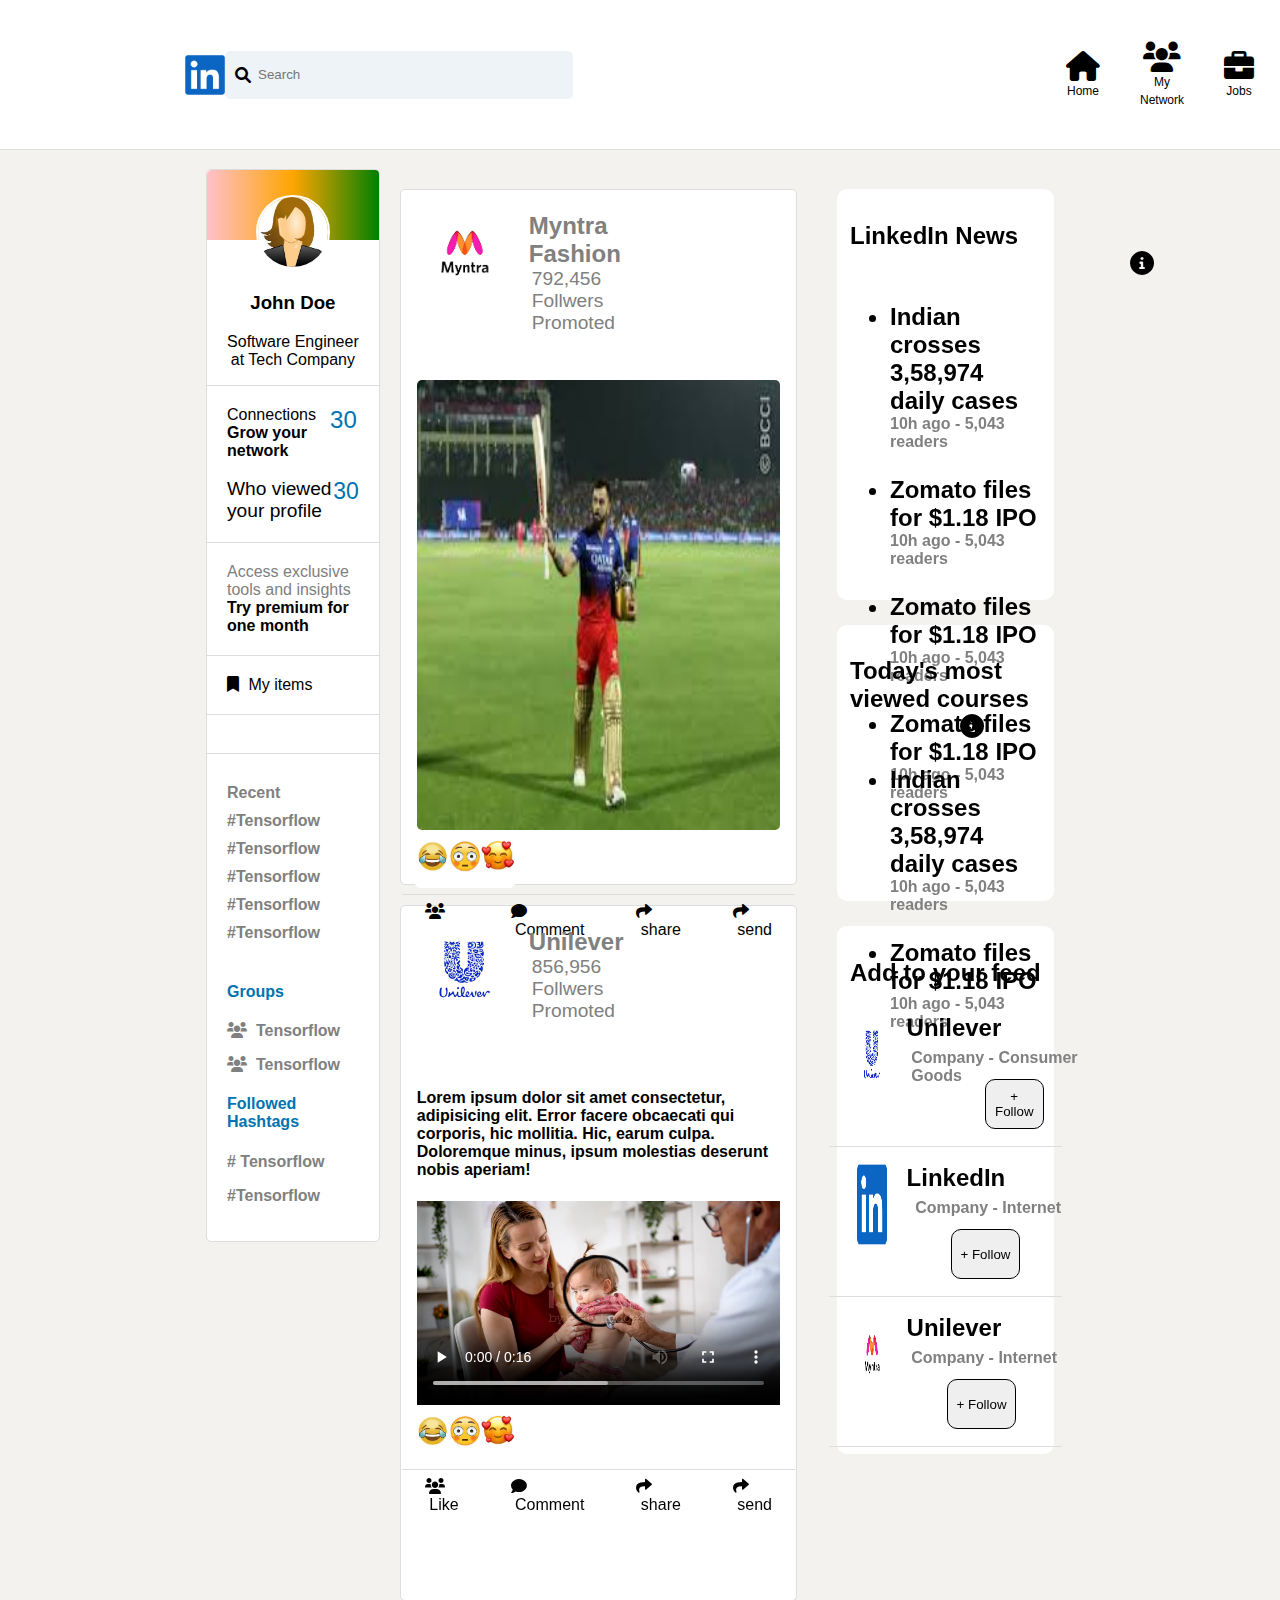
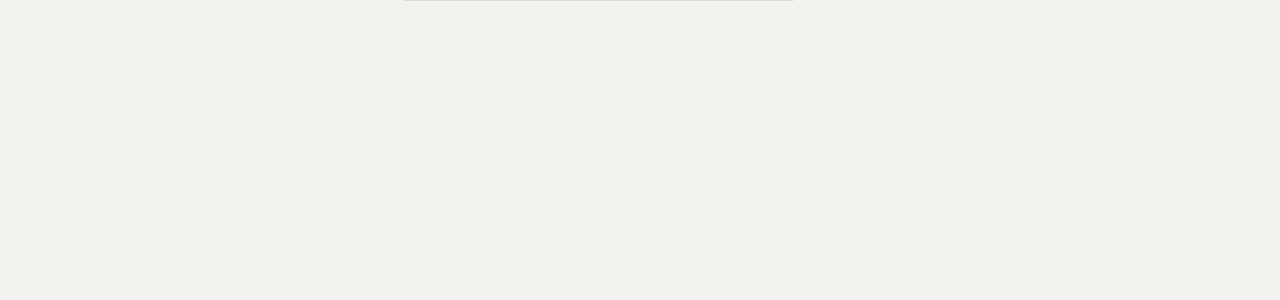
<file: Linkedwebsite/index.html>
<!DOCTYPE html>
<html lang="en">
<head>
    <meta charset="UTF-8">
    <meta name="viewport" content="width=device-width, initial-scale=1.0">
    <title>LinkedIn Static Page</title>
    <link rel="stylesheet" href="style.css">
    <link rel="stylesheet" href="https://cdnjs.cloudflare.com/ajax/libs/font-awesome/6.0.0-beta3/css/all.min.css">
</head>
<body>
    <nav>
        <img src="linkedicon.png" alt="LinkedIn Logo" class="logo">
        <div class="search-bar">
            <i class="fas fa-search"></i>
            <input type="search" placeholder="Search">
        </div>
        <div class="nav-icons">
            <div class="icon-item">
                <i class="fas fa-home"></i>
                <span>Home</span>
            </div>
            <div class="icon-item">
                <i class="fas fa-users"></i>
                <span>My Network</span>
            </div>
            <div class="icon-item">
                <i class="fas fa-briefcase"></i>
                <span>Jobs</span>
            </div>
            <div class="icon-item">
                <i class="fas fa-comments"></i>
                <span>Messaging</span>
            </div>
            <div class="icon-item">
                <i class="fas fa-bell"></i>
                <span>Notifications</span>
            </div>
            <div class="icon-item">
                <i class="fas fa-user"></i>
                <span>Me</span>
            </div>
           
           
        </div>
        <div class="premium">
            <img src="userpic.jpg" alt="LinkedIn Logo" class="logo">
            <h4>Try premium For 1 Month</h4>
        </div>
    </nav>
    <div class="container">
        <div class="left-panel">
            <div class="profile-section">
                <div class="cover-photo"></div>
                <img src="userpic.jpg" alt="Profile Picture" class="profile-pic">
                <h3>John Doe</h3>
                <p>Software Engineer at Tech Company</p>
                <div class="horizontal-line"></div>
                <div class="connections">
                    <span>Connections</span><br>
                    <b>Grow your network</b> <br>
                    <div class="number">30</div> <br>
                    <div class="view">Who viewed your profile <span class="view-count">30</span></div>
                </div>
                <div class="horizontal-line"></div>
                <div class="access">
                    <span>Access exclusive tools and insights</span><br>
                    <b>Try premium for one month</b>
                </div>
                <div class="horizontal-line"></div>
                <div class="saved">
                    <i class="fas fa-bookmark save-icon"></i>
                    My items
                </div>
                <div class="horizontal-line"></div>
            </div><br>
            <div class="horizontal-line"></div>
            <div class="recent">
                <h4>Recent</h4>
                <p>#Tensorflow</p>
                <p>#Tensorflow</p>
                <p>#Tensorflow</p>
                <p>#Tensorflow</p>
                <p>#Tensorflow</p>
            </div>
            <div class="groups">
                <h4>Groups</h4>
               <p> <i class="fas fa-users"></i> &nbsp;Tensorflow</p>
               <p> <i class="fas fa-users"></i> &nbsp;Tensorflow</p>
               <h4>Followed Hashtags</h4>
               <p># Tensorflow</p>
               <p>#Tensorflow</p>
             
            </div>
        </div>
        <div class="middle-panel">
            <div class="feed-section">
                <div class="post">
                   <div class="sponser">
                    <img src="myntra.png" id="icon" alt="Post Image">
                    <h3>Myntra Fashion</h3>
                    <p>792,456 Follwers <br> Promoted</p>
                   </div>
                   <br><br><br><br><br><br>
                    <img src="virat.jpeg" alt="Post Image">
                    <div class="image-icon">
                        <p class="img-i"> <img src="icon-image.jpeg"  alt=""></p>
                      
                    </div>
                    <div class="hl-post"></div>
                    <div class="posticon">
                        <p> <i class="fas fa-users"></i> &nbsp;Like</p>
                    <p> <i class="fas fa-comment"></i> &nbsp;Comment</p>
                    <p> <i class="fas fa-share"></i> &nbsp;share</p>
                    <p> <i class="fas fa-share"></i> &nbsp;send</p>
                    </div>
                    
                </div>
                <div class="post">
                    <div class="sponser">
                     <img src="unilever.png" id="icon" alt="Post Image">
                     <h3>Unilever</h3>
                     <p>856,956 Follwers <br> Promoted</p>
                    </div>
                    <br><br><br><br><br><br>
                    <h4>Lorem ipsum dolor sit amet consectetur, adipisicing elit. Error facere obcaecati qui corporis, hic mollitia. Hic, earum culpa. Doloremque minus, ipsum molestias deserunt nobis aperiam!</h4>
                    <video controls>
                        <source src="istockphoto-1548622057-640_adpp_is.mp4" type="video/mp4" >
                    </video>
                     <div class="image-icon">
                         <p class="img-i"> <img src="icon-image.jpeg"  alt=""></p>
                       
                     </div>
                     <div class="hl-post"></div>
                     <div class="posticon">
                         <p> <i class="fas fa-users"></i> &nbsp;Like</p>
                     <p> <i class="fas fa-comment"></i> &nbsp;Comment</p>
                     <p> <i class="fas fa-share"></i> &nbsp;share</p>
                     <p> <i class="fas fa-share"></i> &nbsp;send</p>
                     </div>
                     
                 </div>
            </div>
        </div>
        
                <div class="right-panel">
                    <div class="ads-section">    
                             <div class="first">
                                <h2>LinkedIn News    <i class="fas fa-info-circle info"></i></h2> 
                               
                              <ul>
                                <li>Indian crosses 3,58,974 daily cases</li>
                                <span>10h ago - 5,043 readers</span>
                                <li>Zomato files for $1.18 IPO</li>
                                <span>10h ago - 5,043 readers</span>
                                <li>Zomato files for $1.18 IPO</li>
                                <span>10h ago - 5,043 readers</span>
                                <li>Zomato files for $1.18 IPO</li>
                                <span>10h ago - 5,043 readers</span>
                
                              </ul>
                             </div>
                    </div>
                    <div class="ads-section1">    
                        <div class="second">
                            <h2>Today's most viewed courses   <i class="fas fa-info-circle info1"></i></h2> 
                              
                              <ul>
                                <li>Indian crosses 3,58,974 daily cases</li>
                                <span>10h ago - 5,043 readers</span>
                                <li>Zomato files for $1.18 IPO</li>
                                <span>10h ago - 5,043 readers</span>
                                </ul>
                         </div>
                    </div>
                    <div class="ads-section2">    
                        <div class="third">
                           <h2>Add to your feed</h2>
                           <div class="feed">                           <img src="unilever.png" alt="" class="logo">
                            <h2>Unilever</h2>
                            <span>Company - Consumer Goods</span>
                            <button>+ Follow</button>
                          </div>
                          <div class=" horizontal-line"></div></div>
                            <div class="feed">                           <img src="linkedicon.png" alt="" class="logo">
                             <h2>LinkedIn</h2>
                             <span>Company - Internet</span>
                             <button>+ Follow</button>
                           </div>
                           <div class=" horizontal-line"></div>
                            <div class="feed">                           <img src="myntra.png" alt="" class="logo">
                            <h2>Unilever</h2>
                            <span>Company - Internet</span>
                            <button>+ Follow</button>
                          </div>
                          <div class=" horizontal-line"></div></div>
                           
                        
                </div>
        </div>
        
        </div>
    </div>

</body>
</html>
</file>
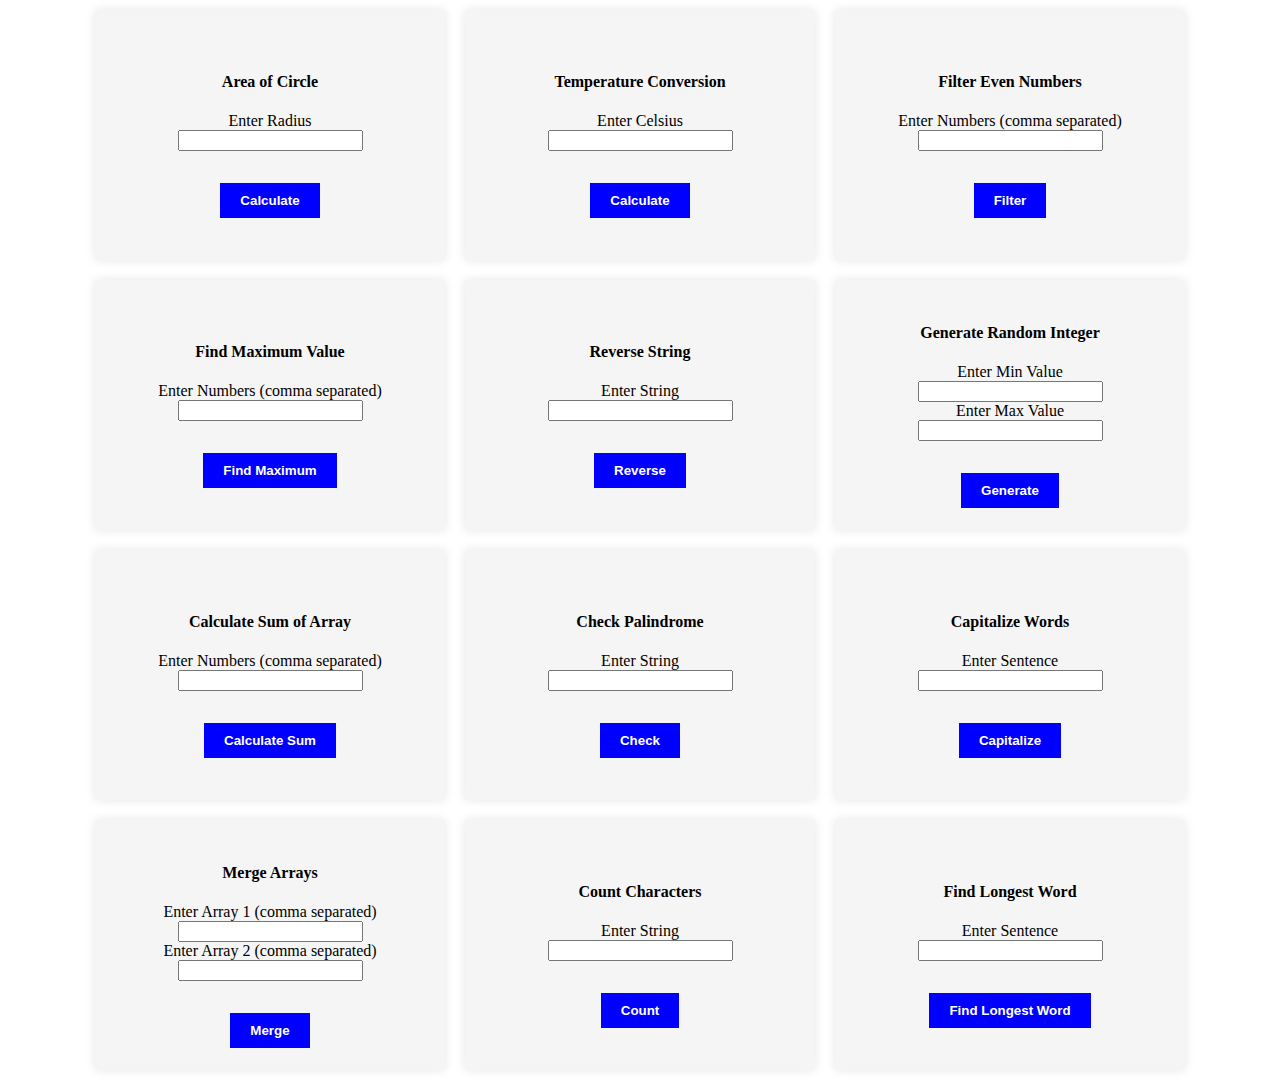
<file: Task/task1.html>
<!DOCTYPE html>
<html lang="en">
<head>
    <meta charset="UTF-8">
    <meta name="viewport" content="width=device-width, initial-scale=1.0">
    <title>Document</title>
    <style>
        body {
            display: flex;
            flex-wrap: wrap;
            justify-content: center;
            align-items: flex-start;
            margin: 0;
            padding: 0;
            box-sizing: border-box;
        }
        .back {
            background-color: whitesmoke;
            width: 350px;
            height: 250px;
            display: flex;
            flex-direction: column;
            align-items: center;
            justify-content: center;
            padding: 20px;
            box-shadow: 0 0 10px rgba(0,0,0,0.1);
            margin: 10px;
            box-sizing: border-box;
        }
        .btn {
            background-color: blue;
            color: white;
            font-weight: bold;
            border: none;
            padding: 10px 20px;
            cursor: pointer;
        }
        .btn:hover {
            background-color: darkblue;
        }
    </style>
</head>
<body>
    <div class="back">
        <h4>Area of Circle</h4>
        <label for="radius1">Enter Radius</label>
        <input type="tel" id="radius1">
        <p id="result1"></p>
        <button class="btn" onclick="calculateArea()">Calculate</button>
    </div>

    <div class="back">
        <h4>Temperature Conversion</h4>
        <label for="celsius">Enter Celsius</label>
        <input type="tel" id="celsius">
        <p id="result2"></p>
        <button class="btn" onclick="celsiusToFahrenheit()">Calculate</button>
    </div>

    <div class="back">
        <h4>Filter Even Numbers</h4>
        <label for="numbers">Enter Numbers (comma separated)</label>
        <input type="text" id="numbers">
        <p id="result3"></p>
        <button class="btn" onclick="filterEvenNumbers()">Filter</button>
    </div>

    <div class="back">
        <h4>Find Maximum Value</h4>
        <label for="maxNumbers">Enter Numbers (comma separated)</label>
        <input type="text" id="maxNumbers">
        <p id="result4"></p>
        <button class="btn" onclick="findMaxValue()">Find Maximum</button>
    </div>

    <div class="back">
        <h4>Reverse String</h4>
        <label for="inputString">Enter String</label>
        <input type="tel" id="inputString">
        <p id="result5"></p>
        <button class="btn" onclick="reverseString()">Reverse</button>
    </div>

    <div class="back">
        <h4>Generate Random Integer</h4>
        <label for="minValue">Enter Min Value</label>
        <input type="tel" id="minValue">
        <label for="maxValue">Enter Max Value</label>
        <input type="tel" id="maxValue">
        <p id="result6"></p>
        <button class="btn" onclick="generateRandomInt()">Generate</button>
    </div>

    <div class="back">
        <h4>Calculate Sum of Array</h4>
        <label for="arrayValues">Enter Numbers (comma separated)</label>
        <input type="text" id="arrayValues">
        <p id="result7"></p>
        <button class="btn" onclick="calculateSum()">Calculate Sum</button>
    </div>

    <div class="back">
        <h4>Check Palindrome</h4>
        <label for="palindromeString">Enter String</label>
        <input type="tel" id="palindromeString">
        <p id="result8"></p>
        <button class="btn" onclick="checkPalindrome()">Check</button>
    </div>

    <div class="back">
        <h4>Capitalize Words</h4>
        <label for="sentence">Enter Sentence</label>
        <input type="text" id="sentence">
        <p id="result9"></p>
        <button class="btn" onclick="capitalizeWords()">Capitalize</button>
    </div>

    <div class="back">
        <h4>Merge Arrays</h4>
        <label for="array1">Enter Array 1 (comma separated)</label>
        <input type="text" id="array1">
        <label for="array2">Enter Array 2 (comma separated)</label>
        <input type="text" id="array2">
        <p id="result10"></p>
        <button class="btn" onclick="mergeArrays()">Merge</button>
    </div>

    <div class="back">
        <h4>Count Characters</h4>
        <label for="charString">Enter String</label>
        <input type="tel" id="charString">
        <p id="result11"></p>
        <button class="btn" onclick="countCharacters()">Count</button>
    </div>

    <div class="back">
        <h4>Find Longest Word</h4>
        <label for="sentenceLongestWord">Enter Sentence</label>
        <input type="text" id="sentenceLongestWord">
        <p id="result12"></p>
        <button class="btn" onclick="findLongestWord()">Find Longest Word</button>
    </div>

    <script>
    const pi = 3.14;

function calculateArea() {
    const radius = parseFloat(document.getElementById("radius").value);

    if (!isNaN(radius) && radius > 0) {
        const area = pi * radius * radius;
        document.getElementById("result").innerText = "The Area of the circle is: " + area;
    } else {
        document.getElementById("result").innerText = "Please enter a valid radius.";
    }
}

        function celsiusToFahrenheit(){
            const celsius = parseFloat(document.getElementById("celsius").value);
            if (!isNaN(celsius)) {
                const fahrenheit = (celsius * 9/5) + 32;
                document.getElementById("result2").innerText = "The temperature in Fahrenheit is: " + fahrenheit;
            } else {
                document.getElementById("result2").innerText = "Please enter a valid Celsius value.";
            }
        }

        function filterEvenNumbers() {
            const numbers = document.getElementById("numbers").value.split(',').map(Number);
            const evenNumbers = numbers.filter(number => !isNaN(number) && number % 2 === 0);
            document.getElementById("result3").innerText = "Even Numbers: " + evenNumbers.join(', ');
        }

        function findMaxValue() {
            const numbers = document.getElementById("maxNumbers").value.split(',').map(Number);
            const maxVal = Math.max(...numbers.filter(number => !isNaN(number)));
            document.getElementById("result4").innerText = "Maximum Value: " + maxVal;
        }

        function reverseString() {
            const inputString = document.getElementById("inputString").value;
            const reversedString = inputString.split("").reverse().join("");
            document.getElementById("result5").innerText = "The reverse of the string is: " + reversedString;
        }

        function generateRandomInt() {
            const min = parseInt(document.getElementById("minValue").value);
            const max = parseInt(document.getElementById("maxValue").value);
            if (!isNaN(min) && !isNaN(max) && min <= max) {
                const randomInt = Math.floor(Math.random() * (max - min + 1)) + min;
                document.getElementById("result6").innerText = "Random Integer: " + randomInt;
            } else {
                document.getElementById("result6").innerText = "Please enter valid min and max values.";
            }
        }

        function calculateSum() {
            const numbers = document.getElementById("arrayValues").value.split(',').map(Number);
            const sum = numbers.reduce((acc, curr) => acc + curr, 0);
            document.getElementById("result7").innerText = "Sum of Array: " + sum;
        }

        function checkPalindrome() {
            const str = document.getElementById("palindromeString").value;
            const isPalindrome = str === str.split('').reverse().join('');
            document.getElementById("result8").innerText = isPalindrome ? str + " is a palindrome" : str + " is not a palindrome";
        }

        function capitalizeWords() {
            const sentence = document.getElementById("sentence").value;
            const capitalizedSentence = sentence.split(' ').map(word => word.charAt(0).toUpperCase() + word.slice(1)).join(' ');
            document.getElementById("result9").innerText = "Capitalized Sentence: " + capitalizedSentence;
        }

        function mergeArrays() {
            const array1 = document.getElementById("array1").value.split(',').map(Number);
            const array2 = document.getElementById("array2").value.split(',').map(Number);
            const mergedArray = Array.from(new Set(array1.concat(array2)));
            document.getElementById("result10").innerText = "Merged Array: " + mergedArray.join(', ');
        }

        function countCharacters() {
            const str = document.getElementById("charString").value;
            const charCount = {};
            for (let char of str) {
                charCount[char] = (charCount[char] || 0) + 1;
            }
            document.getElementById("result11").innerText = "Character Count: " + JSON.stringify(charCount);
        }

        function findLongestWord() {
            const sentence = document.getElementById("sentenceLongestWord").value;
            const words = sentence.split(' ');
            const longestWord = words.reduce((longest, currentWord) => currentWord.length > longest.length ? currentWord : longest, "");
            document.getElementById("result12").innerText = "Longest Word: " + longestWord;
        }
    </script>
</body>
</html>
</file>
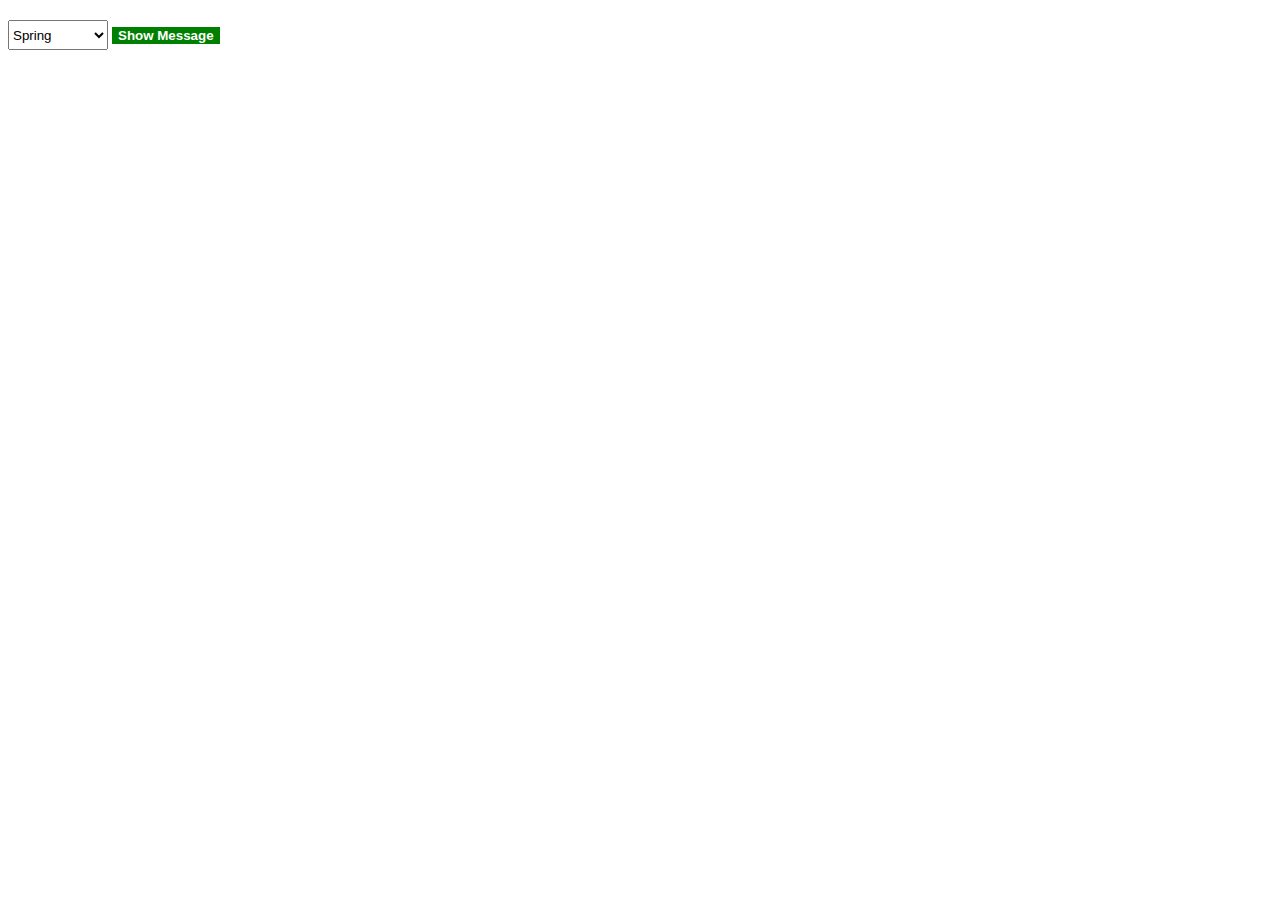
<file: Task/task2.html>
<!DOCTYPE html>
<html lang="en">
<head>
    <meta charset="UTF-8">
    <meta name="viewport" content="width=device-width, initial-scale=1.0">
    <title>JS Task 2</title>
</head>
<body>
    <p id="msg"></p>
    <select name="Weather" id="season">
        <option value="Spring" id="Spring">Spring</option>
        <option value="Mansoon" id="Mansoon">Mansoon</option>
        <option value="Summer" id="Summer">Summer</option>
    </select>
    <button id="btn" onclick="sea()">Show Message</button>
    
    <style>
       #btn{
        border: none;
        background-color: green;
        color: white;
        font-weight: bold;
       }
        #season{
            
            width: 100px;
            height: 30px;
            margin-bottom: 20px;
        }
        #msg {
            margin-top: 20px;
        }
    </style>
    <script>
        function sea() {
            let season=document.getElementById('season');
     let Spring=document.getElementById('Spring').value;
     let Summer=document.getElementById('Summer').value;
     let Mansoon=document.getElementById('Mansoon').value;
     let msg=document.getElementById('msg');

     if (season.value===Spring) {
        msg.style.color="palevioletred";
        msg.innerHTML='<b>It is a Spring</b><br><img src="spring.jpg" alt="">';
     

     } 
     else if (season.value===Summer) {
         msg.style.color="orange";
        msg.innerHTML='<b>It is a Summer</b><br><img src="summer.jpg" alt="">';
      
     } 
     else if (season.value===Mansoon) {
        msg.style.color="blue";
        msg.innerHTML='<b>It is a Mansoon</b><br><img src="mansoon.jpg" alt="">';
     } 
   
    }
 
     
    </script>
   
</body>
</html>
</file>
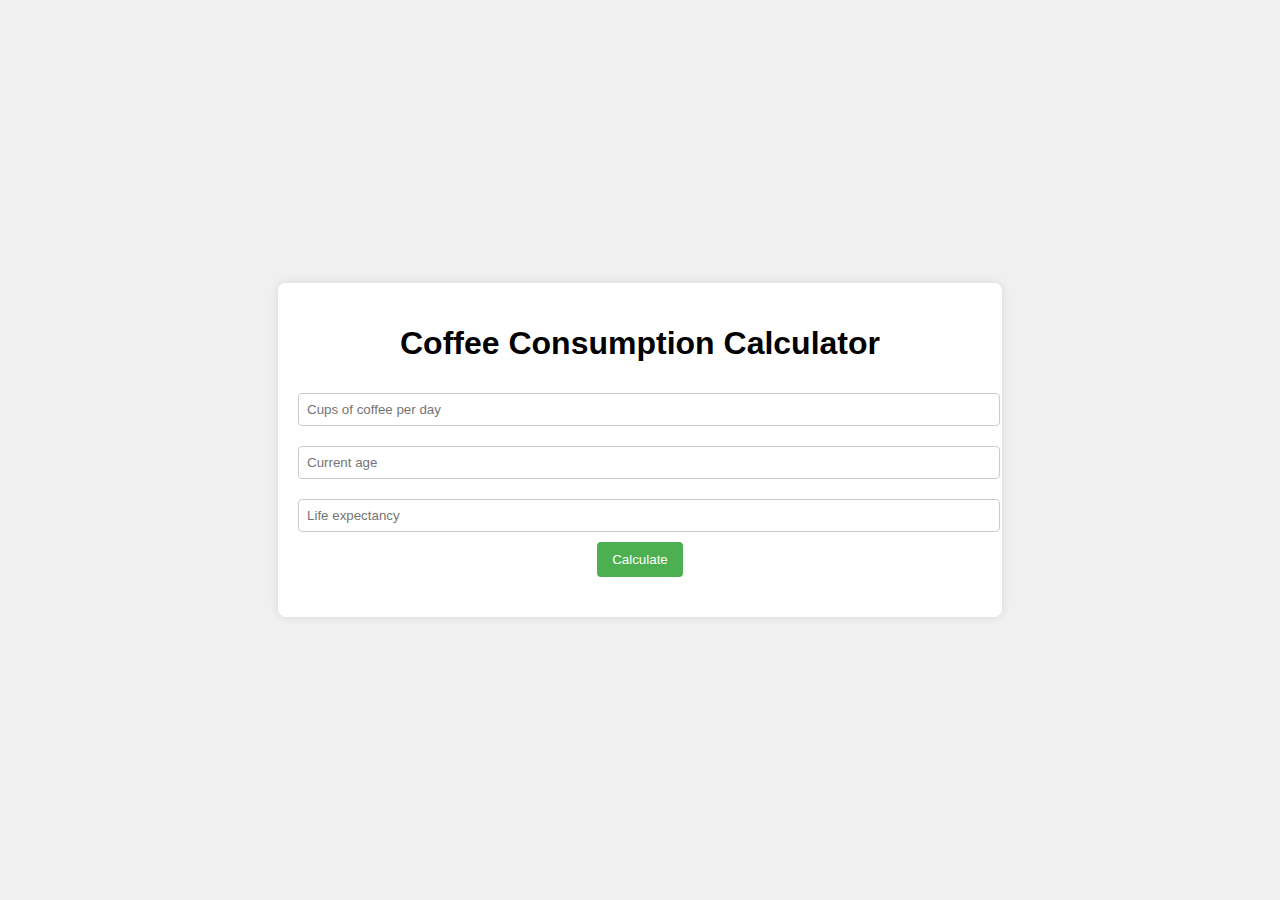
<file: Task/task3.html>
<!DOCTYPE html>
<html lang="en">
<head>
    <meta charset="UTF-8">
    <meta name="viewport" content="width=device-width, initial-scale=1.0">
    <title>Coffee Consumption Calculator</title>
    <style>
        body {
            font-family: Arial, sans-serif;
            background-color: #f0f0f0;
            display: flex;
            justify-content: center;
            align-items: center;
            height: 100vh;
            margin: 0;
        }
        .container {
            background-color: white;
            padding: 20px;
            border-radius: 8px;
            box-shadow: 0 0 10px rgba(0, 0, 0, 0.1);
            text-align: center;
        }
        input {
            margin: 10px 0;
            padding: 8px;
            width: 100%;
            border: 1px solid #ccc;
            border-radius: 4px;
        }
        button {
            padding: 10px 15px;
            background-color: #4CAF50;
            color: white;
            border: none;
            border-radius: 4px;
            cursor: pointer;
        }
        button:hover {
            background-color: #45a049;
        }
        p {
            margin-top: 20px;
            font-size: 1.2em;
        }
    </style>
</head>
<body>
    <div class="container">
        <h1>Coffee Consumption Calculator</h1>
        <input type="number" id="cupsPerDay" placeholder="Cups of coffee per day" required>
        <input type="number" id="currentAge" placeholder="Current age" required>
        <input type="number" id="lifeExpectancy" placeholder="Life expectancy" required>
        <button onclick="calculateCoffee()">Calculate</button>
        <p id="result"></p>
    </div>

    <script>
        function calculateCoffee() {
            const cupsPerDay = document.getElementById('cupsPerDay').value;
            const currentAge = document.getElementById('currentAge').value;
            const lifeExpectancy = document.getElementById('lifeExpectancy').value;

            if (cupsPerDay && currentAge && lifeExpectancy) {
                const yearsRemaining = lifeExpectancy - currentAge;
                if (yearsRemaining < 0) {
                    document.getElementById('result').innerText = 'Please enter a life expectancy greater than your current age.';
                    return;
                }
                const totalCups = cupsPerDay * 365 * yearsRemaining;
                document.getElementById('result').innerText = `You will need approximately ${totalCups} cups of coffee to last you through your coffee drinking years.`;
            } else {
                document.getElementById('result').innerText = 'Please fill in all fields.';
            }
        }
    </script>
</body>
</html>
</file>
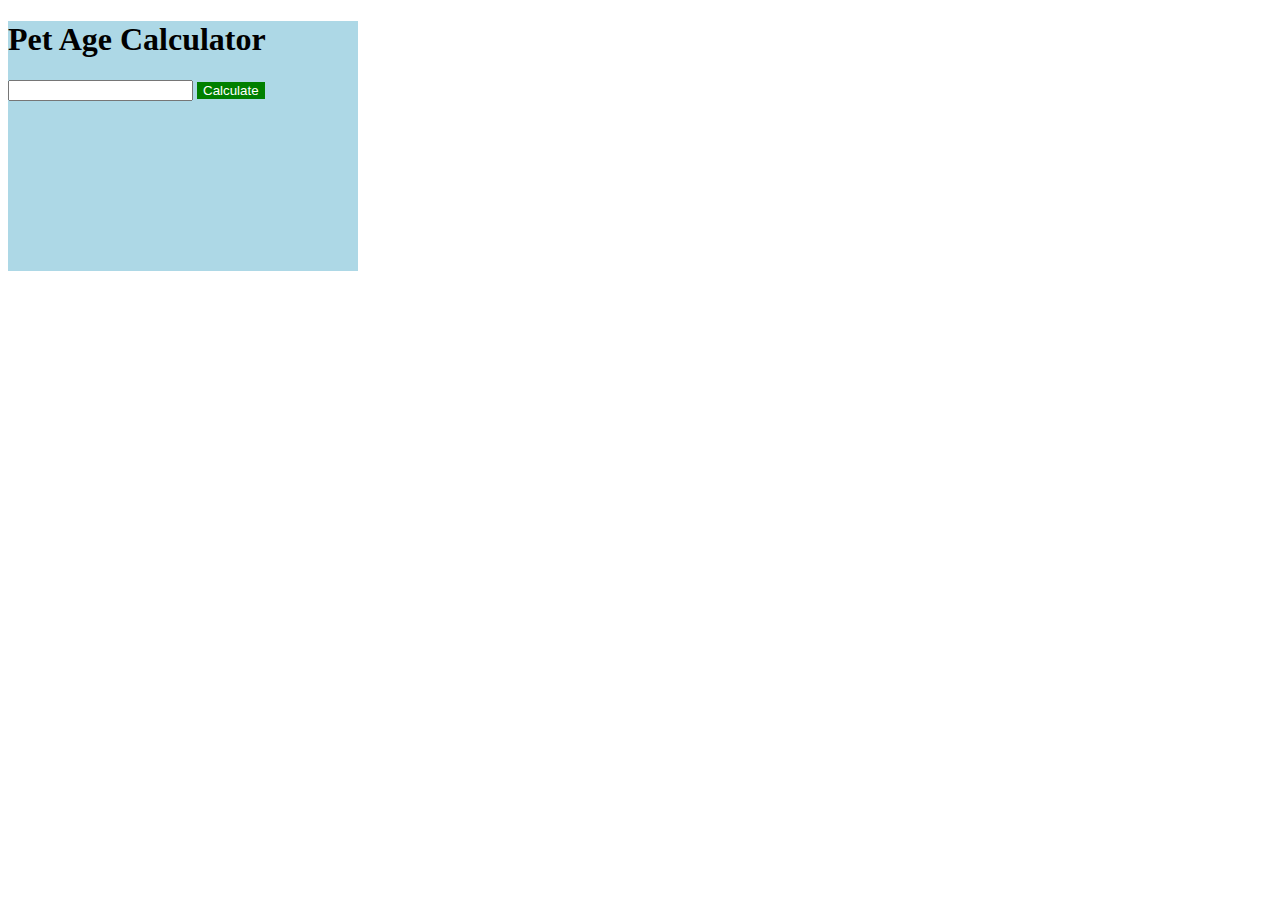
<file: Task/task4.html>
<!DOCTYPE html>
<html lang="en">
<head>
    <meta charset="UTF-8">
    <meta name="viewport" content="width=device-width, initial-scale=1.0">
    <title>Pet Age Calculator</title>
    <style>
   .container{
    background-color: lightblue;
    color: black;
    font-weight: bold;
    width: 350px;
    height: 250px;
   }
   #calculateButton{
    background-color: green;
    color: white;
    border: none;
   }
    </style>
</head>
<body>
    <div class="container">
        <h1>Pet Age Calculator</h1>
        <input type="number" id="currentAge" >
        <button id="calculateButton" onclick="calpetage()">Calculate</button>
        <p id="result"></p>
    </div>

    <script>
      function calpetage() {
        const currentAge = parseFloat(document.getElementById('currentAge').value);
            const petAge = currentAge * 7;
            document.getElementById('result').innerText = `Your Kitty is  ${petAge} years old in cat Years`
      }
            
        
    </script>
</body>
</html>
</file>
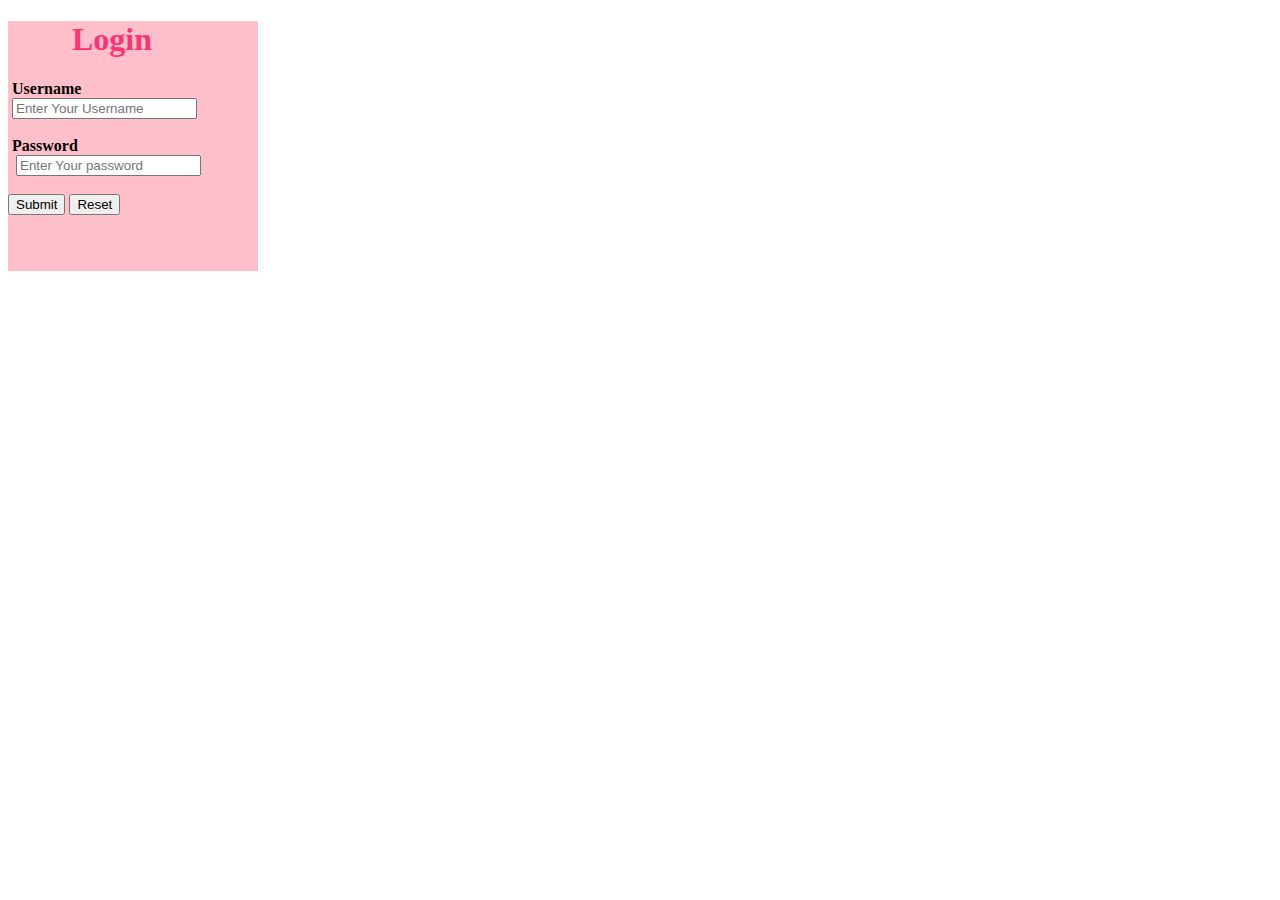
<file: Website/Assignemnt1.2.html>
<!DOCTYPE html>
<html lang="en">
<head>
    <meta charset="UTF-8">
    <meta name="viewport" content="width=device-width, initial-scale=1.0">
    <title>Website</title>
</head>
<body style="color: antiquewhite;">
    <div style="background-color: pink; width: 250px; height: 250px;">
    <h1 style="color: rgb(255, 50, 118);">&nbsp; &nbsp; &nbsp; &nbsp; Login</h1>
    <label for="" style="color: black;"><b>&nbsp;Username</b> </label><br>
    &nbsp;<input type="text" placeholder="Enter Your Username"><br><br>
    <label for="" style="color: black;"><b>&nbsp;Password</b></label><br>
    &nbsp; <input type="password" placeholder="Enter Your password" >
    <br><br>
    <a href="home.html"><input type="submit" value="Submit"></a>
    
    <input type="reset" value="Reset">
</div>
</body>
</html>
</file>
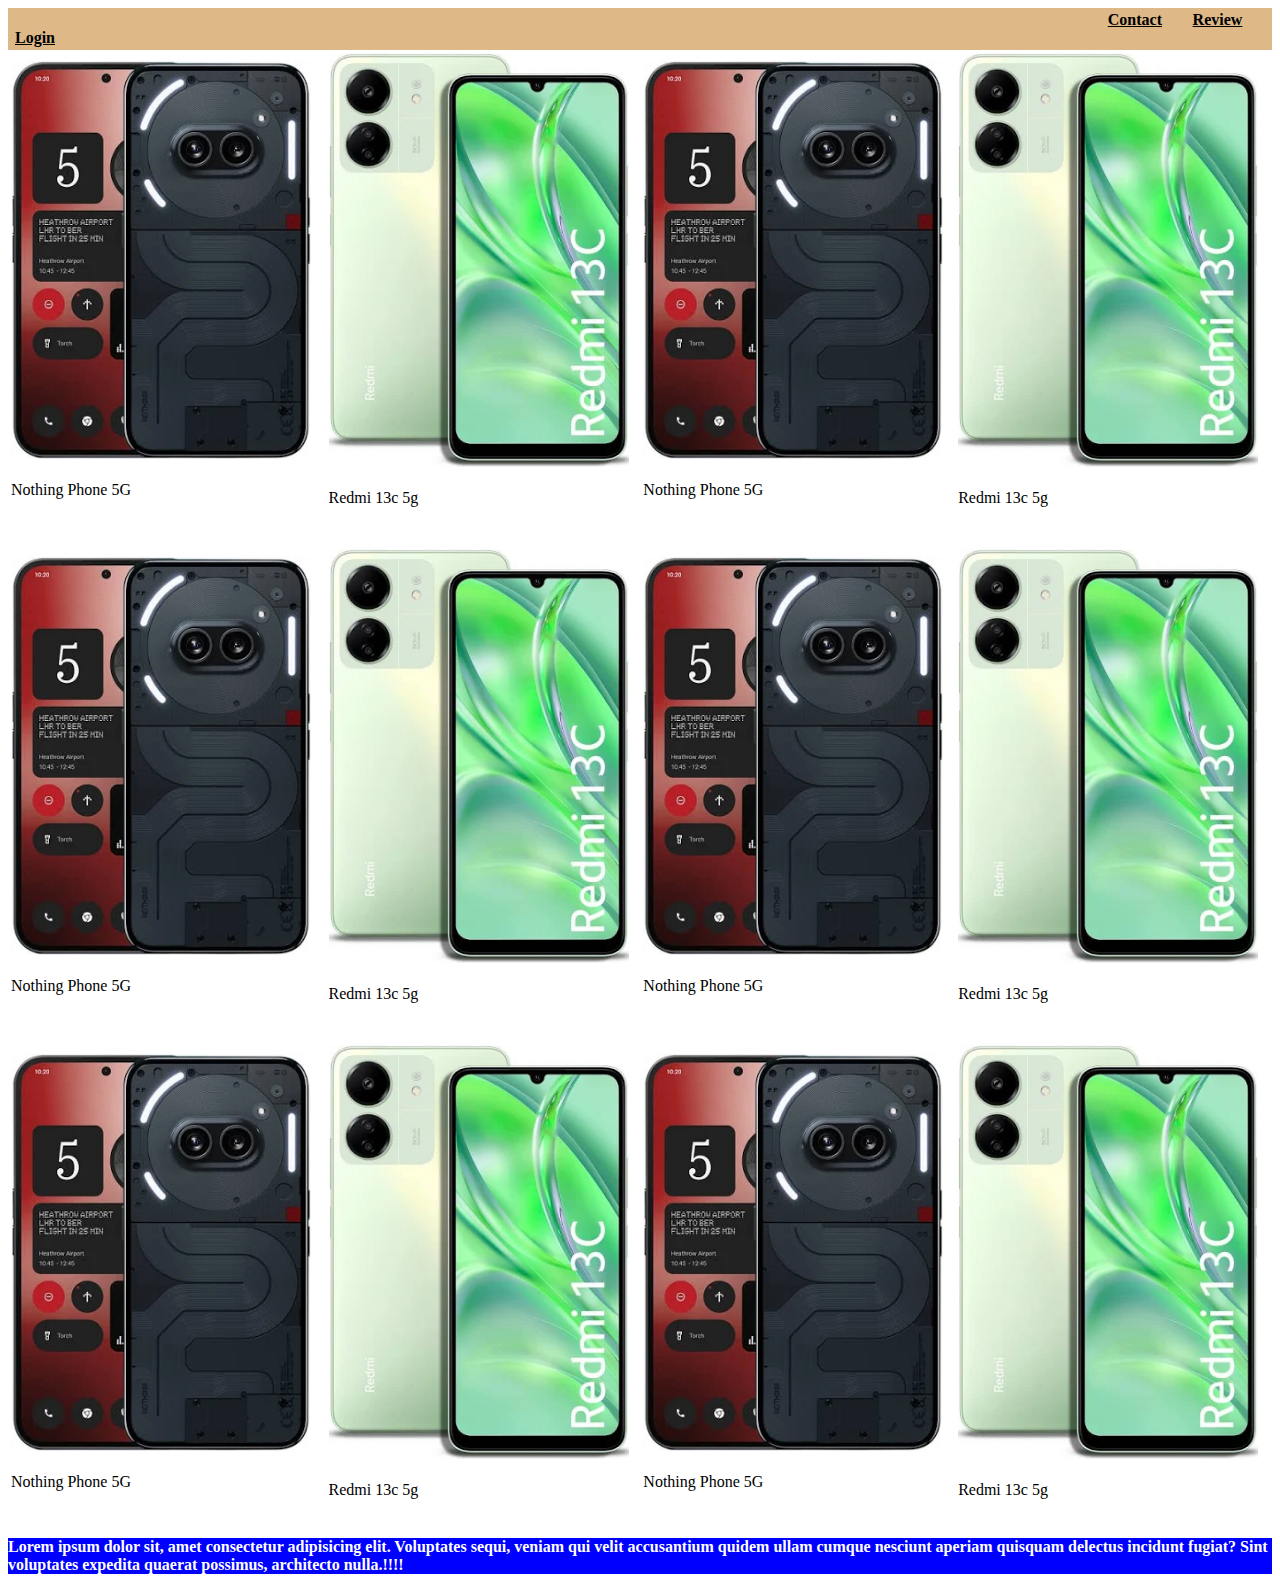
<file: Website/home.html>
<!DOCTYPE html>
<html lang="en">
<head>
    <meta charset="UTF-8">
    <meta name="viewport" content="width=device-width, initial-scale=1.0">
    <title>Home</title>
</head>
<style>
  a{
    
    color: black;
    
  }

</style>
<!-- <body>
    <header>
        <nav>
            <ul>
                <li type="none"><a href="Assignemnt1.2.html">Login</a></li>
                <li type="none"><a href="#">Contact</a></li>
                <li type="none"><a href="review.html">Review</a></li>

            </ul>
        </nav>
    </header> -->

<table style="background-color:  burlywood;">
  <tr>
    <td>&nbsp; &nbsp; &nbsp; &nbsp;&nbsp; &nbsp; &nbsp; &nbsp;&nbsp; &nbsp; &nbsp; &nbsp;&nbsp; &nbsp; &nbsp; &nbsp;&nbsp; &nbsp; &nbsp; &nbsp;&nbsp; &nbsp; &nbsp; &nbsp;&nbsp; &nbsp; &nbsp; &nbsp;&nbsp; &nbsp; &nbsp; &nbsp;&nbsp; &nbsp; &nbsp; &nbsp;&nbsp; &nbsp; &nbsp; &nbsp;&nbsp; &nbsp; &nbsp; &nbsp;&nbsp; &nbsp; &nbsp; &nbsp;&nbsp; &nbsp; &nbsp; &nbsp;&nbsp; &nbsp; &nbsp; &nbsp;&nbsp; &nbsp; &nbsp; &nbsp;&nbsp; &nbsp; &nbsp; &nbsp;&nbsp; &nbsp; &nbsp; &nbsp;&nbsp; &nbsp; &nbsp; &nbsp;&nbsp; &nbsp; &nbsp; &nbsp;&nbsp; &nbsp; &nbsp; &nbsp;&nbsp; &nbsp; &nbsp; &nbsp;&nbsp; &nbsp; &nbsp; &nbsp;&nbsp; &nbsp; &nbsp; &nbsp;&nbsp; &nbsp; &nbsp; &nbsp;&nbsp; &nbsp; &nbsp; &nbsp;&nbsp; &nbsp; &nbsp; &nbsp;&nbsp; &nbsp; &nbsp; &nbsp;&nbsp; &nbsp; &nbsp; &nbsp;&nbsp; &nbsp; &nbsp; &nbsp;&nbsp; &nbsp; &nbsp; &nbsp;&nbsp; &nbsp; &nbsp; &nbsp;&nbsp; &nbsp; &nbsp; &nbsp;&nbsp; &nbsp; &nbsp; &nbsp;&nbsp; &nbsp; &nbsp; &nbsp;&nbsp; &nbsp; &nbsp; &nbsp; &nbsp; &nbsp; &nbsp; &nbsp;&nbsp; &nbsp; &nbsp; &nbsp;&nbsp; &nbsp; &nbsp; &nbsp;&nbsp; &nbsp; &nbsp;<a href="Assignemnt1.2.html" ><b>Login</b></a>&nbsp; &nbsp; &nbsp; &nbsp; </td> 
    <td><a href="Assignemnt1.2.html"><b>Contact</b></a>&nbsp; &nbsp; &nbsp; &nbsp;</td>
    <td><a href="review.html"><b>Review</b></a>&nbsp; &nbsp; &nbsp; &nbsp;</td>
  </tr>
</table>
   

<table>
    <tr>
      <td>
        <a href="landing.html"> <img src="nothing.webp" alt="Image" style="width:300px;" ></a>
       &nbsp;&nbsp;&nbsp;&nbsp;<br>
       Nothing Phone 5G
      </td>
      <td>
        <a href="landing2.html"> <img src="nord.webp" alt="Image" style="width:300px;" ></a>&nbsp;&nbsp;&nbsp;&nbsp;<br>
        Redmi 13c 5g
      </td>
      <td>

        <a href="landing.html"> <img src="nothing.webp" alt="Image" style="width:300px;" ></a>&nbsp;&nbsp;&nbsp;&nbsp;<br>
        Nothing Phone 5G
      </td>
      <td>
        <a href="landing2.html"> <img src="nord.webp" alt="Image" style="width:300px;" ></a>&nbsp;&nbsp;&nbsp;&nbsp;<br>
        Redmi 13c 5g
      </td>
      
    </tr>
 
  </table>
  <br><br>
  <table>
    <tr>
      <td>
        <a href="landing.html"> <img src="nothing.webp" alt="Image" style="width:300px;" ></a>
       &nbsp;&nbsp;&nbsp;&nbsp;<br>
       Nothing Phone 5G
      </td>
      <td>
        <a href="landing2.html"> <img src="nord.webp" alt="Image" style="width:300px;" ></a>&nbsp;&nbsp;&nbsp;&nbsp;<br>
        Redmi 13c 5g
      </td>
      <td>
        <a href="landing.html"> <img src="nothing.webp" alt="Image" style="width:300px;" ></a>&nbsp;&nbsp;&nbsp;&nbsp;<br>
        Nothing Phone 5G
      </td>
      <td>
        <a href="landing2.html"> <img src="nord.webp" alt="Image" style="width:300px;" ></a>&nbsp;&nbsp;&nbsp;&nbsp;<br>
        Redmi 13c 5g
      </td>
      
    </tr>
 
  </table>
  <br><br>
  <table>
    <tr>
      <td>
        <a href="landing.html"> <img src="nothing.webp" alt="Image" style="width:300px;" ></a>
       &nbsp;&nbsp;&nbsp;&nbsp;<br>
       Nothing Phone 5G
      </td>
      <td>
        <a href="landing2.html"> <img src="nord.webp" alt="Image" style="width:300px;" ></a>&nbsp;&nbsp;&nbsp;&nbsp;<br>
        Redmi 13c 5g
      </td>
      <td>
        <a href="landing.html"> <img src="nothing.webp" alt="Image" style="width:300px;" ></a>&nbsp;&nbsp;&nbsp;&nbsp;<br>
        Nothing Phone 5G
      </td>
      <td>
        <a href="landing2.html"> <img src="nord.webp" alt="Image" style="width:300px;" ></a>&nbsp;&nbsp;&nbsp;&nbsp;<br>
        Redmi 13c 5g
      </td>
      
    </tr>
 
  </table>
  <br><br>
    <footer style="background-color: blue; color: white;"> <b>Lorem ipsum dolor sit, amet consectetur adipisicing elit. Voluptates sequi, veniam qui velit accusantium quidem ullam cumque nesciunt aperiam quisquam delectus incidunt fugiat? Sint voluptates expedita quaerat possimus, architecto nulla.!!!!</b></footer>
</html>
</file>
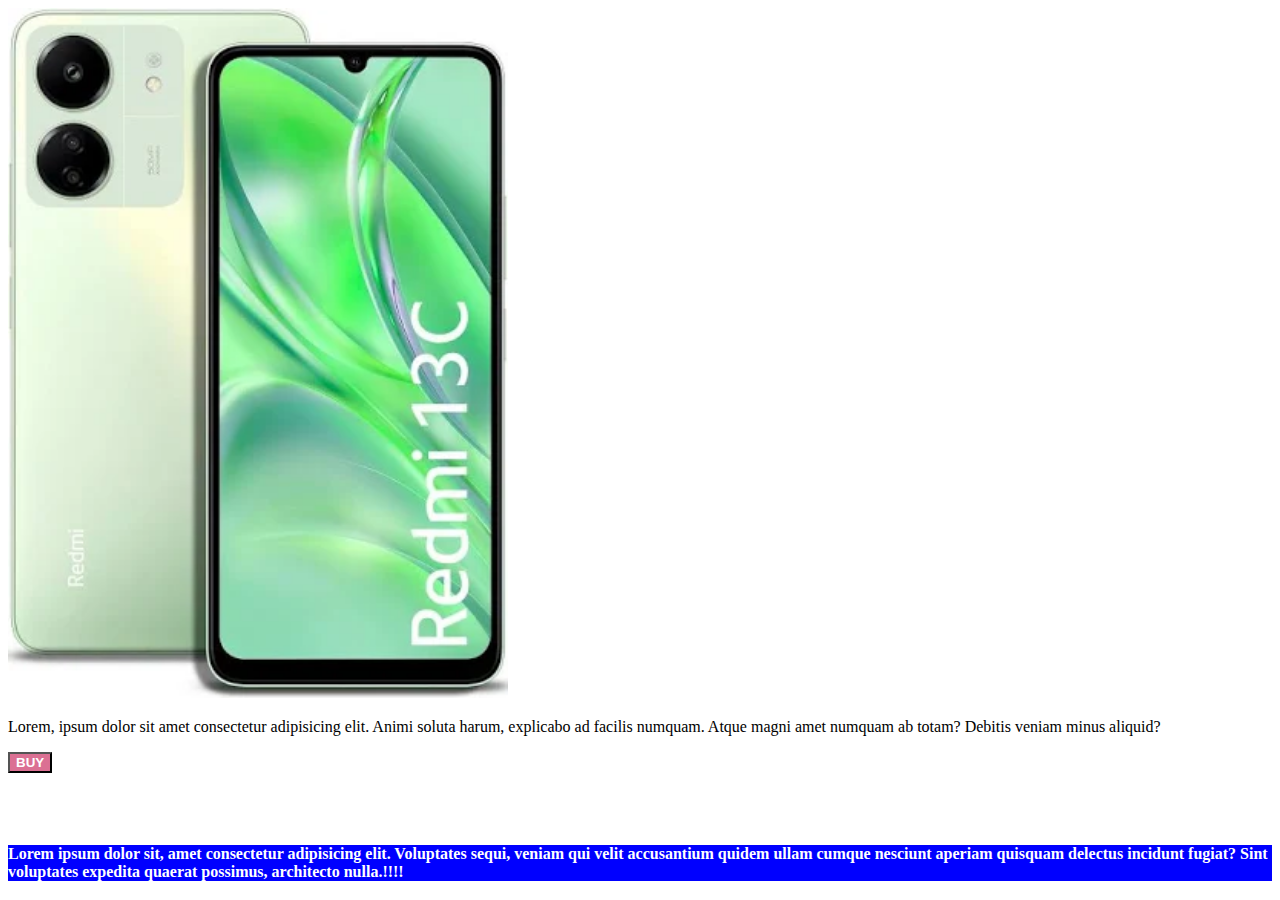
<file: Website/landing2.html>
<!DOCTYPE html>
<html lang="en">
<head>
    <meta charset="UTF-8">
    <meta name="viewport" content="width=device-width, initial-scale=1.0">
    <title>Landing</title>
</head>
<body>
    <img src="nord.webp" alt="" width="500px">
    <p>Lorem, ipsum dolor sit amet consectetur adipisicing elit. Animi soluta harum, explicabo ad facilis numquam. Atque magni amet numquam ab totam? Debitis veniam minus aliquid?</p>
    <a href="Buy.html"><button style="background-color: palevioletred; color: white;"> <b>BUY</b></button></a>
    
<br><br><br><br><br>
    <footer style="background-color: blue; color: white;"> <b>Lorem ipsum dolor sit, amet consectetur adipisicing elit. Voluptates sequi, veniam qui velit accusantium quidem ullam cumque nesciunt aperiam quisquam delectus incidunt fugiat? Sint voluptates expedita quaerat possimus, architecto nulla.!!!!</b></footer>
</body>
</html>
</file>
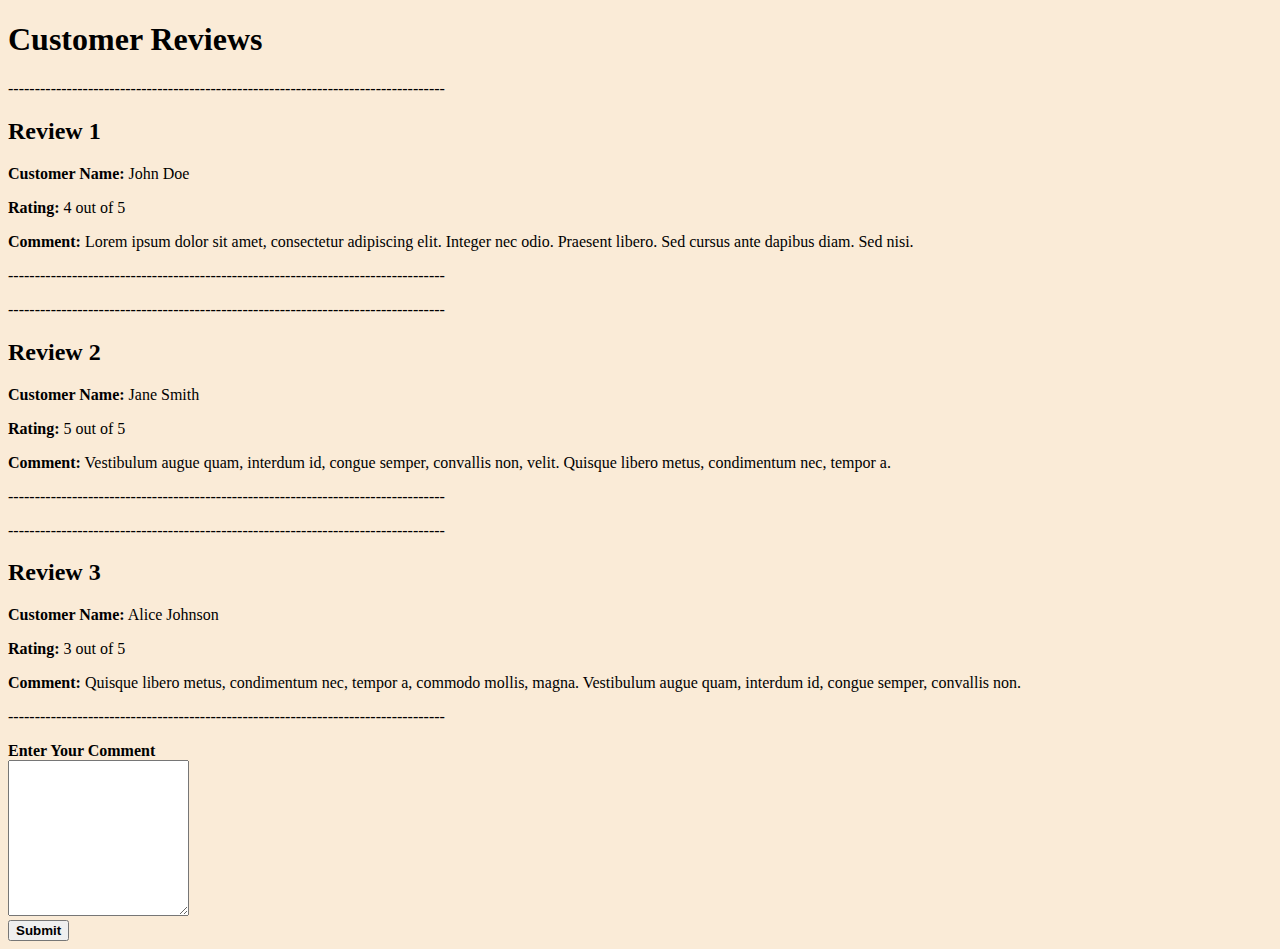
<file: Website/review.html>
<!DOCTYPE html>
<html lang="en">
<head>
<meta charset="UTF-8">
<meta name="viewport" content="width=device-width, initial-scale=1.0">
<title>Review Page</title>
</head>
<body style="background-color: antiquewhite;">

<h1>Customer Reviews</h1>

<div>
    <p>----------------------------------------------------------------------------------</p>
    <h2>Review 1</h2>
    <p><strong>Customer Name:</strong> John Doe</p>
    <p><strong>Rating:</strong> 4 out of 5</p>
    <p><strong>Comment:</strong> Lorem ipsum dolor sit amet, consectetur adipiscing elit. Integer nec odio. Praesent libero. Sed cursus ante dapibus diam. Sed nisi.</p>
    <p>----------------------------------------------------------------------------------</p>
</div>

<div>
    <p>----------------------------------------------------------------------------------</p>
    <h2>Review 2</h2>
    <p><strong>Customer Name:</strong> Jane Smith</p>
    <p><strong>Rating:</strong> 5 out of 5</p>
    <p><strong>Comment:</strong> Vestibulum augue quam, interdum id, congue semper, convallis non, velit. Quisque libero metus, condimentum nec, tempor a.</p>
    <p>----------------------------------------------------------------------------------</p>
</div>

<div>
    <p>----------------------------------------------------------------------------------</p>
    <h2>Review 3</h2>
    <p><strong>Customer Name:</strong> Alice Johnson</p>
    <p><strong>Rating:</strong> 3 out of 5</p>
    <p><strong>Comment:</strong> Quisque libero metus, condimentum nec, tempor a, commodo mollis, magna. Vestibulum augue quam, interdum id, congue semper, convallis non.</p>
    <p>----------------------------------------------------------------------------------</p>
</div>

<label for=""><b>Enter Your Comment</b></label> <br>
<textarea name="" id="" rows="10"></textarea> <br>
<button type="submit"><b>Submit</b></button>

</body>
</html>
</file>
<file: Linkedwebsite/style.css>
body {
    font-family: Arial, sans-serif;
    margin: 0;
    padding: 0;
    background-color: #f3f2ef;
}

/* Navbar  */
nav {
    display: flex;
    align-items: center;
    justify-content: space-between;
    padding: 10px 20px;
    background-color: #fff;
    border-bottom: 1px solid #ddd;
}
.premium{
    font-size: larger;
    display: flex;
    gap: 30px;
    padding: -5px;
    margin-top: -10px;
}
.premium>img{
    margin-top: 15px;
}

.logo {
    height: 40px;
    margin-left: 165px;
}

.search-bar {
    display: flex;
    align-items: center;
    background-color: #eef3f8;
    padding: 5px 10px;
    border-radius: 5px;
}

.search-bar input {
    border: none;
    background: none;
    margin-left: 5px;
    outline: none;
    height: 38px;
    width: 307px;
}

.nav-icons {
    display: flex;
    align-items: center;
    padding: 4px 473px;
    gap: 20px;
}

.icon-item {
    margin-left: 20px;
    text-align: center;
}

.icon-item i {
    display: block;
    font-size: 30px;
}

.icon-item span {
    font-size: 12px;
    color: #000;
}

/* Container Styles(left,main,right) */
.container {
    display: flex;
    margin: 19px 206px;
   
}

/* Left Panel Styles */
.left-panel {
    width: 25%;
    height: 25%;
    padding: 20px;
    background-color: #fff;
    border: 1px solid #ddd;
    border-radius: 5px;
}

.profile-section {
    text-align: center;
}

.cover-photo {
    top: 26px;
    background-image: linear-gradient(to right, pink, orange, green);
    height: 70px;
    border-radius: 5px 4px 0 0;
    margin: -20px;
    
}

.profile-pic {
    border-radius: 50%;
    margin-top: -25px;
    border: 2px solid white;
    width: 70px;
    height: 70px;
}

.horizontal-line {
    border-top: 1px solid #ddd;
    margin: 10px -21px;
}

.connections, .access, .saved, .recent {
    text-align: left;
    padding: 10px 0;
}

.view {
    display: flex;
    justify-content: space-between;
}

.view-count {
    color: #0073b1;
}

.saved i {
    margin-right: 5px;
}

.recent h4, .recent p {
    margin: 10px 0;
}
.groups>h4{
    
    color: #0073b1;
}
.groups>p,.recent{
color: grey;
font-weight: bold;
}
.view-count, .view{
    font-size: larger;
    }
    .connections {
        position: relative;
        padding: 10px 0;
    }
    
    /* Update the .number class to use absolute positioning */
    .number {
        font-size: x-large;
        color: #0073b1;
        position: absolute;
        top: 10px; /* Adjust as needed */
        right: 2px; /* Adjust as needed */
    }
    .access>span{
        color: grey;
    }

/* Middle  */
.middle-panel {
    width: 50%;
    padding: 20px;
}

.feed-section .post {
    margin-bottom: 20px;
    padding: 16px;
    border: 1px solid #ddd;
    border-radius: 5px;
    background-color: #fff;
    height: 662px;
}

.feed-section .post img {
    width: 100%;
    border-radius: 5px;
}

.post>img{
    height: 450px;
}
img#icon {
    width: 95px;
}
.sponser>h3{
    padding: 62px;
    color: grey;
    font-size: x-large;
    margin: -155px 50px;

}
.sponser>p
{
    padding: 112px;
    color: grey;
    font-size: larger;
    margin: -174px 3px;
}

.img-i{
    padding: -3px;
    width: 100px;
    height: 100px;
    margin: -2px;
}
.posticon {
    gap: 52px;
    padding: -11px;
    margin: 30px 8px;
    display: inline-flex;
}


.hl-post{
    border-top: 1px solid #ddd;
    margin: -38px -15px;

}
.feed>span{
    color: gray;
    font-weight: bold;
    margin-top: 10px;
    }
    .feed2>span{
        color: gray;
        font-weight: bold;
        margin-top: 10px;
        }
    .feed3>span{
            color: gray;
            font-weight: bold;
            margin-top: 10px;
            }
    
    .feed{
        height: 135px;
        background-color: white;
        display: flex;
        margin: -3px;
               
            }
            .feed>h2{
                 margin: 10px;
            }
            .feed>span{
                margin-top: 45px;
                margin-left: -100px;
            }
            .feed>button{
                margin-top: 75px;
                width: 35%;
                margin-left: -110px;
                margin-bottom: 10px;
            }
    .feed>img{
        margin: 10px;
        width: 15%;
        height: 60%;
    }
    video{
        width: 100%;
    }

/* Right Panel Styles */
.right-panel {
    width: 25%;
    padding: 20px;
}

.ads-section img {
    width: 100%;
    border-radius: 5px;
}
.first .second{
    background-color: aqua;
}
.ads-section{
    background-color: white;
    height: 23%;
    border-radius: 10px;
    padding: 13px;
}
.ads-section1
{
    background-color: white;
   margin-top: 25px;
   height: 15%;
   border-radius: 10px;
   padding: 13px;
}
.ads-section2
{
    background-color: white;
   margin-top: 25px;
   border-radius: 10px;
   height: 30%;
   padding: 13px;
}
   
ul>li{
    font-size: x-large;
   margin-top: 25px;
   font-weight: bold;
}
ul>span{
    color: grey;
    font-weight: bold;
    margin-top: 5px;
}
button{
    border-radius: 10px;
    border: 
    1px solid black;
}

.second>i{
    margin-left: 50px;
}
.info{
    margin-left: 280px;
}
.info1{
    margin-left: 110px;
}
</file>
